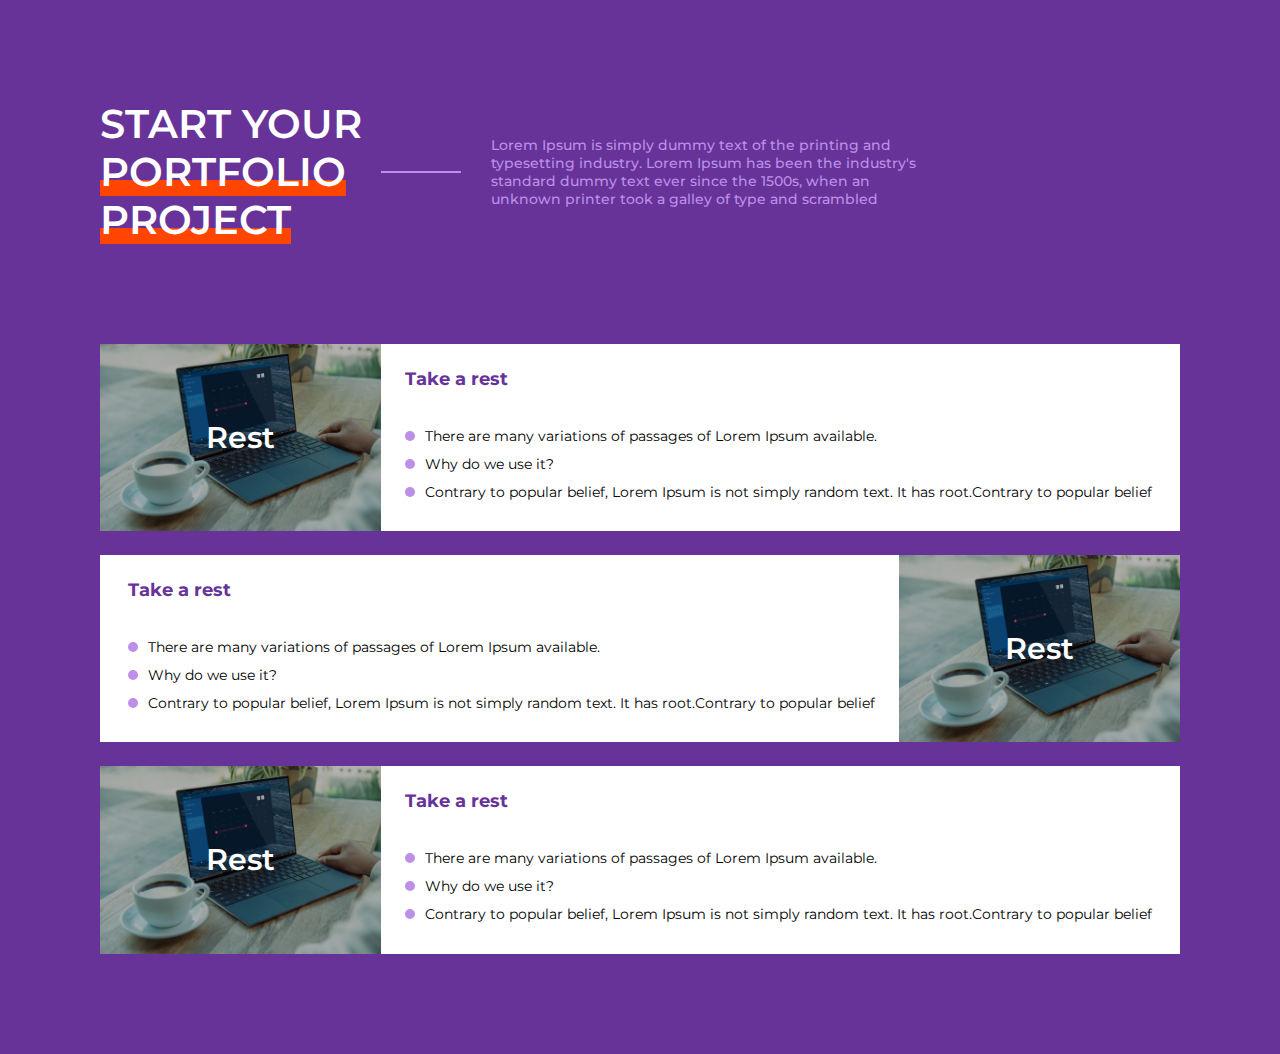
<file: 0322_project_purple/index.html>
<!DOCTYPE html>
<html lang="ko-KR">

<head>
  <meta charset="UTF-8" />
  <meta http-equiv="X-UA-Compatible" content="IE=edge" />
  <meta name="viewport" content="width=device-width, initial-scale=1.0" />
  <link rel="preconnect" href="https://fonts.googleapis.com" />
  <link rel="preconnect" href="https://fonts.gstatic.com" crossorigin />
  <link href="https://fonts.googleapis.com/css2?family=Montserrat:wght@400;500;600;700&display=swap" rel="stylesheet" />
  <link rel="stylesheet" href="style.css" />
  <title>zigzag</title>
</head>

<body>
  <section class="section-events">
    <div class="wrapper">
    </div>
  </section>

  <section class="section-project">
    <div class="wrapper">
      <header class="container-header">
        <h1 class="header-title">
          START YOUR
          <span class="underline">PORTFOLIO PROJECT</span>
        </h1>
        <p class="header-dsc">
          Lorem Ipsum is simply dummy text of the printing and typesetting
          industry. Lorem Ipsum has been the industry's standard dummy text
          ever since the 1500s, when an unknown printer took a galley of type
          and scrambled
        </p>
      </header>

      <div class="bottom-wrapper">

        <div class="container-card">
          <div class="card-thumbnail">
            <img src="images/photo01.png" alt="">
            <h2>Rest</h2>
          </div>
          <div class="card-contents">
            <h3>Take a rest</h3>
            <ul class="contents-lists">
              <li>There are many variations of passages of Lorem Ipsum available.</li>
              <li>Why do we use it?</li>
              <li>
                Contrary to popular belief, Lorem Ipsum is not simply random
                text. It has root.Contrary to popular belief
              </li>
            </ul>
          </div>
        </div>

        <div class="container-card">
          <div class="card-thumbnail">
            <img src="images/photo01.png" alt="">
            <h2>Rest</h2>
          </div>
          <div class="card-contents">
            <h3>Take a rest</h3>
            <ul class="contents-lists">
              <li>There are many variations of passages of Lorem Ipsum available.</li>
              <li>Why do we use it?</li>
              <li>
                Contrary to popular belief, Lorem Ipsum is not simply random
                text. It has root.Contrary to popular belief
              </li>
            </ul>
          </div>
        </div>

        <div class="container-card">
          <div class="card-thumbnail">
            <img src="images/photo01.png" alt="">
            <h2>Rest</h2>
          </div>
          <div class="card-contents">
            <h3>Take a rest</h3>
            <ul class="contents-lists">
              <li>There are many variations of passages of Lorem Ipsum available.</li>
              <li>Why do we use it?</li>
              <li>
                Contrary to popular belief, Lorem Ipsum is not simply random
                text. It has root.Contrary to popular belief
              </li>
            </ul>
          </div>
        </div>
      </div>
    </div>
    </div>
  </section>
</body>

</html>
</file>
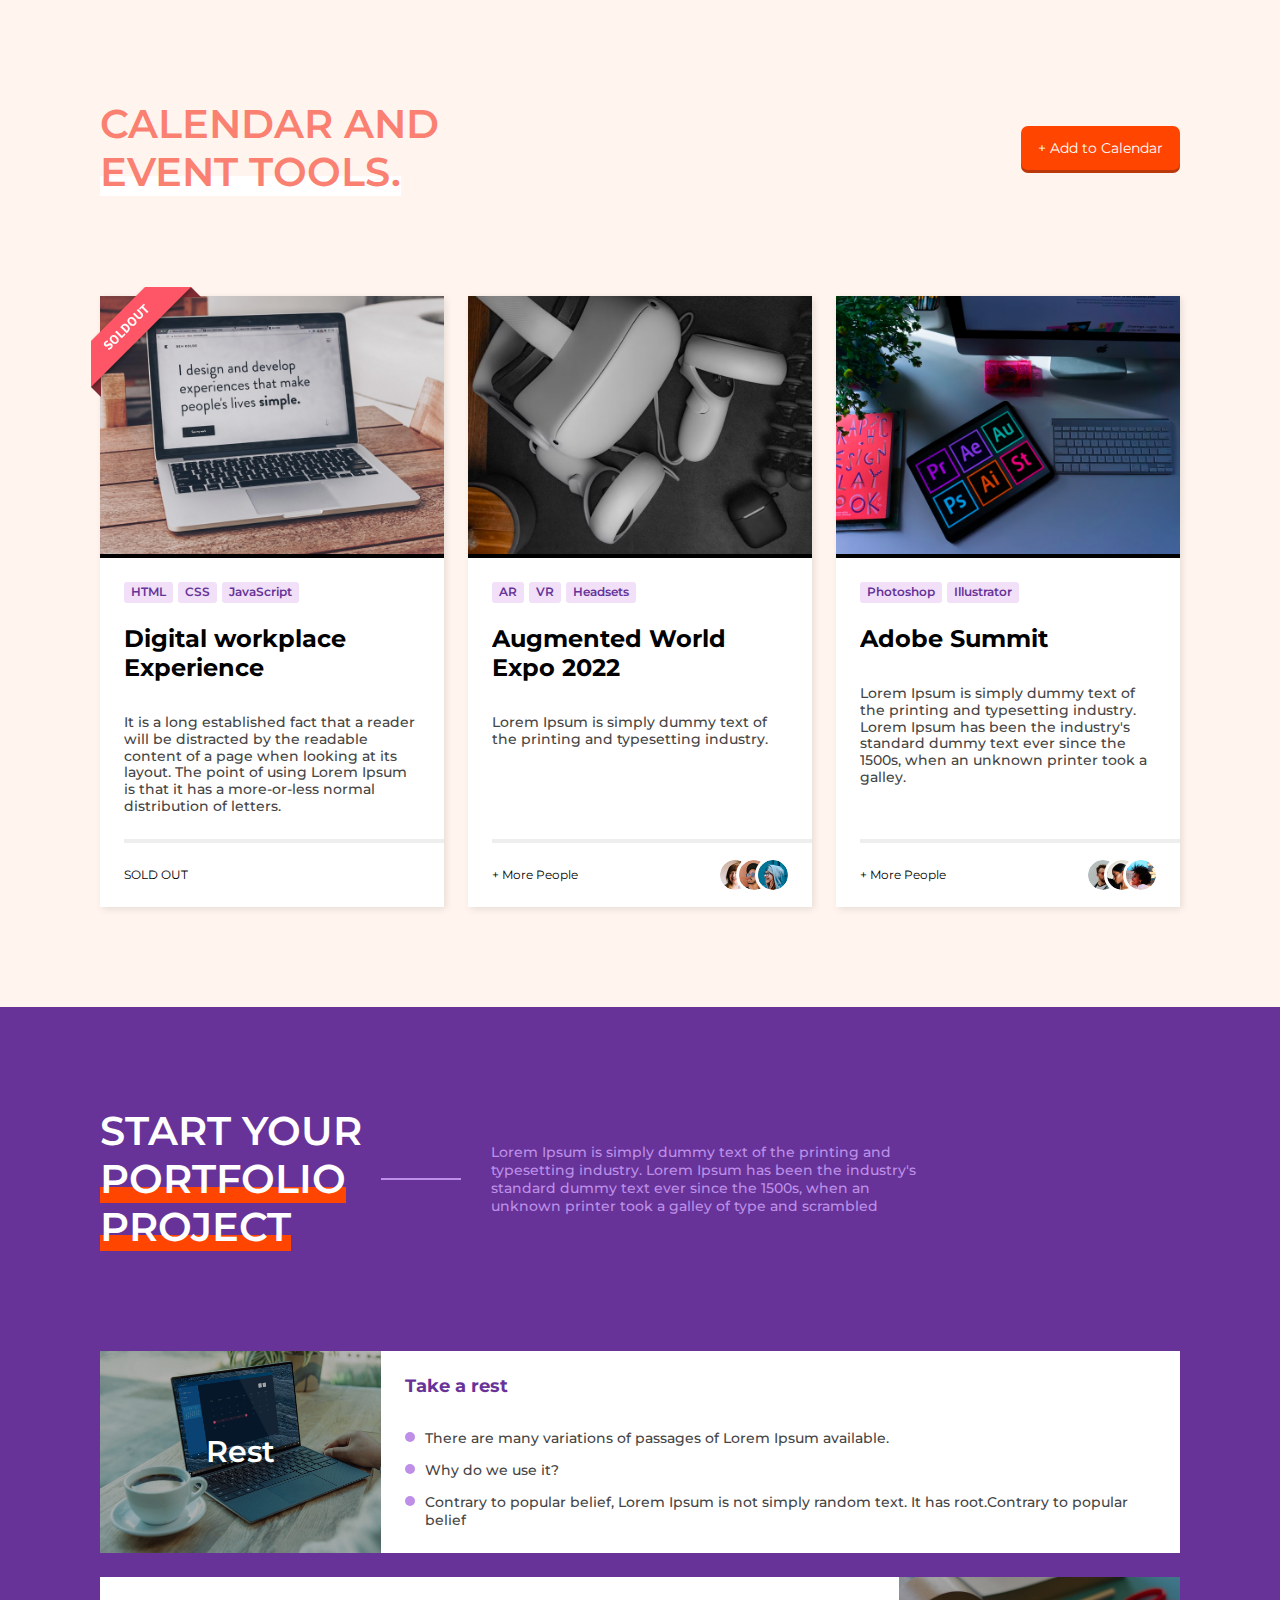
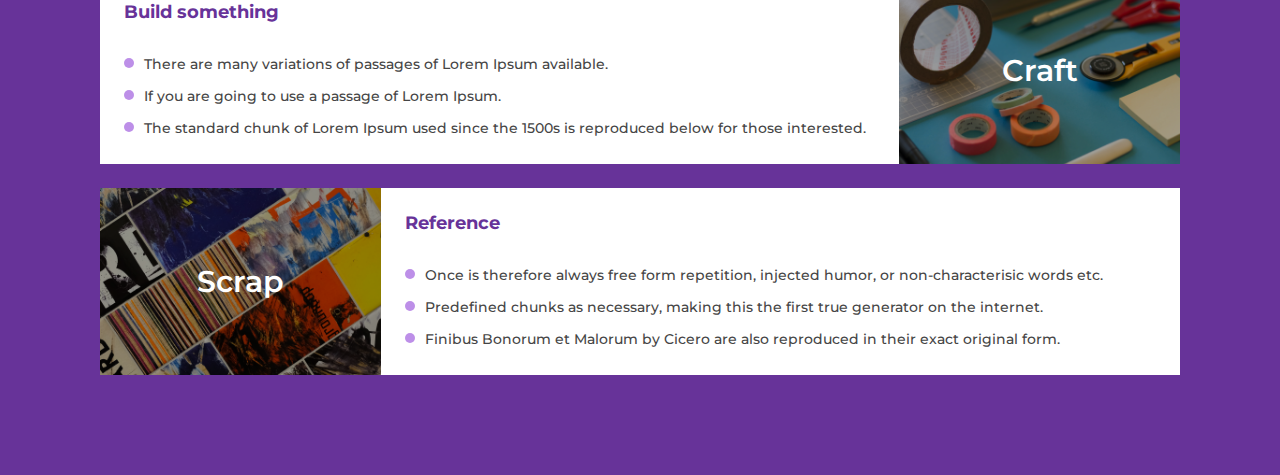
<file: 0324_events_seashell/index.html>
<!DOCTYPE html>
<html lang="ko-KR">

<head>
  <meta charset="UTF-8" />
  <meta http-equiv="X-UA-Compatible" content="IE=edge" />
  <meta name="viewport" content="width=device-width, initial-scale=1.0" />
  <link rel="preconnect" href="https://fonts.googleapis.com" />
  <link rel="preconnect" href="https://fonts.gstatic.com" crossorigin />
  <link href="https://fonts.googleapis.com/css2?family=Montserrat:wght@400;500;600;700&display=swap" rel="stylesheet" />
  <link rel="stylesheet" href="style.css" />
  <title>zigzag</title>
</head>

<body>
  <h1 class="a11y-hidden">Company-Introduction</h1>
  <section class="section-events">
    <div class="wrapper">

      <header class="container-header">
        <h2 class="header-title">CALENDAR AND
          <strong>EVENT TOOLS.</strong>
        </h2>
        <button class="header-btn" type="button">+ Add to Calendar</button>
      </header>

      <div class="bottom-wrapper">
        <div class="evt-container-card">

          <img class="thumbnail-img" src="images/cover01.png" alt="Digital workplace Experience">
          <img class="thumbnail-badge" src="images/badge.png" alt="Soldout">
          <h3 class="a11y-hidden">품절</h3>


          <div class="card-contents">
            <div class="card-tag">
              <span>HTML</span><span>CSS</span><span>JavaScript</span>
            </div>
            <h3 class="card-title">Digital workplace Experience</h3>
            <p class="card-dsc">It is a long established fact that a reader will be distracted by the readable content
              of
              a page when
              looking at its layout. The point of using Lorem Ipsum is that it has a more-or-less normal distribution of
              letters.</p>


          </div>
          <div class="card-detail">
            <p class="detail-text">SOLD OUT</p>
          </div>
        </div>
        <div class="evt-container-card">

          <img class="thumbnail-img" src="images/cover02.png" alt="Augmented World Expo 2022">


          <div class="card-contents">
            <div class="card-tag">
              <span>AR</span><span>VR</span><span>Headsets</span>
            </div>
            <h3 class="card-title">Augmented World Expo 2022</h3>
            <p class="card-dsc">Lorem Ipsum is simply dummy text of the printing and typesetting industry.</p>
          </div>

          <div class="card-detail">
            <p class="detail-text">+ More People</p>
            <div class="detail-people">
              <img class="detail-img a" src="images/people01.png" alt="people-image1">
              <img class="detail-img b" src="images/people02.png" alt="people-image2">
              <img class="detail-img c" src="images/people03.png" alt="people-image3">
            </div>
          </div>

        </div>
        <div class="evt-container-card">

          <img class="thumbnail-img" src="images/cover03.png" alt="Digital workplace Experience">

          <div class="card-contents">
            <div class="card-tag">
              <span>Photoshop</span><span>Illustrator</span>
            </div>
            <h3 class="card-title">Adobe Summit </h3>
            <p class="card-dsc">Lorem Ipsum is simply dummy text of the printing and typesetting industry. Lorem Ipsum
              has been the industry's standard dummy text ever since the 1500s, when an unknown printer took a galley.
            </p>

          </div>
          <div class="card-detail">
            <p class="detail-text">+ More People</p>
            <div class="detail-people">
              <img class="detail-img a" src="images/people04.png" alt="people-image4">
              <img class="detail-img b" src="images/people05.png" alt="people-image5">
              <img class="detail-img c" src="images/people06.png" alt="people-image6">
            </div>
          </div>
        </div>

      </div>

    </div>
  </section>

  <section class="section-project">
    <div class="wrapper">

      <header class="container-header">
        <h2 class="header-title">
          START YOUR
          <span class="underline">PORTFOLIO PROJECT</span>
        </h2>
        <p class="header-dsc">
          Lorem Ipsum is simply dummy text of the printing and typesetting
          industry. Lorem Ipsum has been the industry's standard dummy text
          ever since the 1500s, when an unknown printer took a galley of type
          and scrambled
        </p>
      </header>

      <div class="bottom-wrapper">

        <div class="container-card">
          <div class="card-thumbnail">
            <img src="images/photo01.png" alt="">
            <h3>Rest</h3>
          </div>
          <div class="card-contents">
            <h4>Take a rest</h4>
            <ul class="contents-lists">
              <li>There are many variations of passages of Lorem Ipsum available.</li>
              <li>Why do we use it?</li>
              <li>
                Contrary to popular belief, Lorem Ipsum is not simply random
                text. It has root.Contrary to popular belief
              </li>
            </ul>
          </div>
        </div>

        <div class="container-card">
          <div class="card-thumbnail">
            <img src="images/photo02.png" alt="">
            <h3>Craft</h3>
          </div>
          <div class="card-contents">
            <h4>Build something</h4>
            <ul class="contents-lists">
              <li>There are many variations of passages of Lorem Ipsum available.</li>
              <li>
                If you are going to use a passage of Lorem Ipsum.</li>
              <li>
                The standard chunk of Lorem Ipsum used since the 1500s is reproduced below for those interested.
              </li>
            </ul>
          </div>
        </div>

        <div class="container-card">
          <div class="card-thumbnail">
            <img src="images/photo03.png" alt="">
            <h3>Scrap</h3>
          </div>
          <div class="card-contents">
            <h4>Reference</h4>
            <ul class="contents-lists">
              <li>Once is therefore always free form repetition, injected humor, or non-characterisic words etc.</li>
              <li>Predefined chunks as necessary, making this the first true generator on the internet.</li>
              <li>
                Finibus Bonorum et Malorum by Cicero are also reproduced in their exact original form.
              </li>
            </ul>
          </div>
        </div>

      </div>
    </div>

  </section>
</body>

</html>
</file>
<file: 0322_project_purple/style.css>
/* ---------- reset ---------- */

* {
  margin: 0;
  padding: 0;
  box-sizing: border-box;
}

h1,
h2,
h3,
h4,
li,
p {
  font-family: "Montserrat", sans-serif;
}

ul,
li {
  list-style: none;
}

img {
  vertical-align: top;
}

/* ---------- layout(events) ---------- */

/* ---------- layout(project) ---------- */

.section-project {
  padding: 100px 24px;
  background-color: #673399;
}

.section-project header {
  margin-bottom: 100px;
}

.section-project .wrapper {
  max-width: 1080px;
  margin: 0 auto;
}

.container-header {
  display: flex;
  align-items: center;
}

.header-title {
  color: white;
  font-size: 40px;
  font-weight: 600;
  line-height: 120%;
  flex-basis: 26%;
  flex-shrink: 0;
}

.header-title .underline {
  box-shadow: inset 0 -0.4em orangered;
}

.header-dsc {
  color: #bd8fe8;
  font-size: 14px;
  max-width: 550px;
  font-weight: 500;
  display: flex;
  align-items: center;
}

.header-dsc::before {
  content: " ";
  width: 80px;
  height: 2px;
  flex-shrink: 0;
  margin-right: 30px;
  background-color: #bd8fe8;
}

.container-card {
  display: flex;
  background-color: white;
}
.bottom-wrapper {
}

/* 2번째 녀석 이후로 탑에 마진 주는 */
.container-card + .container-card {
  margin-top: 24px;
}

.container-card:nth-child(even) {
  flex-direction: row-reverse;
}

.card-thumbnail {
  position: relative;
  flex-basis: 26%;
  flex-shrink: 0;
}

.card-thumbnail img {
  width: 100%;
  height: 100%;
  object-fit: cover;
}

.card-thumbnail > h2 {
  background-color: rgba(0, 0, 0, 0.3);
  position: absolute;
  /* top:0, right:0, bottom:0, left:0 = inset:0 */
  inset: 0;
  display: flex;
  justify-content: center;
  align-items: center;
  color: white;
  font-weight: 600;
  font-size: 30px;
}

.card-contents {
  padding: 24px;
}

.card-contents h3 {
  font-size: 18px;
  margin-bottom: 32px;
  color: #673399;
}

.contents-lists {
  font-size: 14px;
}

/* 또 다른 방법.contents-lists li + li {margin-top: 6px;} */
.contents-lists li {
  line-height: 200%;
  position: relative;
  padding-left: 20px;
}

.contents-lists li::before {
  content: "";
  position: absolute;
  width: 10px;
  height: 10px;
  border-radius: 20px;
  background-color: #bd8fe8;
  top: 9px;
  left: 0px;
}

@media (max-width: 768px) {
  .section-project header {
    margin-bottom: 70px;
  }

  .container-header {
    flex-direction: column;
    align-items: flex-start;
    gap: 15px;
  }

  .header-title {
    width: 300px;
  }

  .header-dsc::before {
    display: none;
  }

  .container-card,
  .container-card:nth-child(even) {
    flex-direction: column;
  }
}
</file>
<file: 0324_events_seashell/style.css>
/* ---------- reset ---------- */
* {
  margin: 0;
  padding: 0;
  box-sizing: border-box;
}

.a11y-hidden {
  clip: rect(1px, 1px, 1px, 1px);
  clip-path: inset(50%);
  width: 1px;
  height: 1px;
  margin: -1px;
  overflow: hidden;
  padding: 0;
  position: absolute;
}

h1,
h2,
h3,
h4,
li,
p,
span,
button {
  font-family: "Montserrat", sans-serif;
}

ul,
li {
  list-style: none;
}

img {
  vertical-align: top;
}
button {
  background: none;
  border: none;
}

/* ---------- layout(events) ---------- */
.section-events header {
  display: flex;
  justify-content: space-between;
  align-items: center;
  margin-bottom: 100px;
}
.section-events .wrapper {
}
.section-events .bottom-wrapper {
  display: flex;
  gap: 24px;
}

.card-detail {
  display: flex;
  justify-content: space-between;
  align-items: center;
}

/* ---------- Style(events) ---------- */
.section-events {
  padding: 100px 24px;
  background-color: seashell;
}

.section-events .wrapper {
  max-width: 1080px;
  margin: 0 auto;
}

.section-events .header-title {
  flex-basis: calc((100% - 48px) / 3);
  color: salmon;
}

.section-events .header-title strong {
  font-weight: inherit;
  box-shadow: inset 0 -20px white;
}

.header-btn {
  font-size: 14px;
  color: white;
  background-color: orangered;
  padding: 13px 17px;
  border-radius: 7px;
  box-shadow: 0 3px 0 0 rgba(186, 56, 9, 1);
  cursor: pointer;
  transition: 0.3s ease;
}

.header-btn:hover {
  filter: brightness(80%);
}

.evt-container-card {
  background-color: white;
  display: flex;
  flex-direction: column;
  flex-basis: 344px;
  box-shadow: 2px 2px 7px 0 rgba(0, 0, 0, 0.1);
  transition: 0.3s ease;
}

.evt-container-card:hover {
  filter: brightness(80%);
  box-shadow: 6px 6px 6px 0 rgba(0, 0, 0, 0.2);
  cursor: pointer;
}

.evt-container-card .thumbnail-img {
  width: 100%;
  object-fit: cover;
  border-bottom: 4px solid black;
  position: relative;
}

.evt-container-card .thumbnail-badge {
  position: absolute;
  margin-top: -9px;
  margin-left: -9px;
  /* transform: translate(-9px, -9px); */
}

.evt-container-card .card-contents {
  padding: 24px 24px;
  display: flex;
  flex-direction: column;
  flex-grow: 1;
}

.card-tag span {
  color: #673399;
  background-color: #f1e0f8;
  font-size: 12px;
  font-weight: 600;
  border-radius: 3px;
  padding: 2px 7px 4px;
}

.card-tag span + span {
  margin-left: 5px;
}

.card-contents .card-title {
  font-size: 24px;
  margin: 24px 0 32px;
  display: -webkit-box;
  -webkit-line-clamp: 2;
  -webkit-box-orient: vertical;
  overflow: hidden;
}
.card-contents .card-dsc {
  font-size: 14px;
  font-weight: 500;
  line-height: 120%;
  color: rgb(69, 69, 69);
  flex-grow: 1;
  flex-shrink: 0;
  display: -webkit-box;
  -webkit-line-clamp: 6;
  -webkit-box-orient: vertical;
  overflow: hidden;
}

.card-detail {
  border-top: 4px solid #eeeeee;
  margin-left: 24px;
  height: 68px;
  position: relative;
}

.card-detail .detail-text {
  font-size: 12px;
}

.card-detail .detail-people {
  position: absolute;
  top: 50%;
  right: 24px;
  transform: translate(0, -50%);
}

.detail-people .detail-img {
  width: 30px;
  border-radius: 20px;
  margin-left: -15px;
  outline: 3px solid white;
}

/* ---------- layout(project) ---------- */
.section-project {
  padding: 100px 24px;
  background-color: #673399;
}

.section-project header {
  margin-bottom: 100px;
}

.section-project .wrapper {
  max-width: 1080px;
  margin: 0 auto;
}

.container-header {
  display: flex;
  align-items: center;
}

/* ---------- Style(project) ---------- */
.header-title {
  color: white;
  font-size: 40px;
  font-weight: 600;
  line-height: 120%;
  flex-basis: 26%;
  flex-shrink: 0;
}

.header-title .underline {
  box-shadow: inset 0 -0.4em orangered;
}

.header-dsc {
  color: #bd8fe8;
  font-size: 14px;
  max-width: 550px;
  font-weight: 500;
  display: flex;
  align-items: center;
}

.header-dsc::before {
  content: " ";
  width: 80px;
  height: 2px;
  flex-shrink: 0;
  margin-right: 30px;
  background-color: #bd8fe8;
}

.container-card {
  display: flex;
  gap: 0;
  background-color: white;
  transition: 0.3s ease;
}

/* .container-card:hover {
  filter: brightness(80%);
  box-shadow: 6px 6px 6px #673399;
} */

/* 2번째 녀석 이후로 탑에 마진 주는 */
.container-card + .container-card {
  margin-top: 24px;
}

.container-card:nth-child(even) {
  flex-direction: row-reverse;
  justify-content: space-between;
}

.card-thumbnail {
  position: relative;
  flex-basis: 26%;
  flex-shrink: 0;
}

.card-thumbnail img {
  width: 100%;
  height: 100%;
  object-fit: cover;
}

.card-thumbnail > h3 {
  background-color: rgba(0, 0, 0, 0.3);
  position: absolute;
  /* top:0, right:0, bottom:0, left:0 = inset:0 */
  inset: 0;
  display: flex;
  justify-content: center;
  align-items: center;
  color: white;
  font-weight: 600;
  font-size: 30px;
}

.card-contents {
  padding: 24px;
}

.card-contents h4 {
  font-size: 18px;
  margin-bottom: 32px;
  color: #673399;
}

.contents-lists {
  font-size: 14px;
}

/* 또 다른 방법.contents-lists li + li {margin-top: 6px;} */
.contents-lists li {
  font-weight: 500;
  color: rgb(69, 69, 69);
  position: relative;
  padding-left: 20px;
}
.contents-lists li + li {
  margin-top: 1em;
}

.contents-lists li::before {
  content: "";
  position: absolute;
  width: 10px;
  height: 10px;
  border-radius: 20px;
  background-color: #bd8fe8;
  top: 0.25em;
  /* li패딩 20px 준것의 왼쪽에 딱붙게, left값이 있어야함, 없으면 absolute상태에서 left위치 지정이 안된걸로 처리됨*/
  left: 0;
}

@media (min-width: 822px) and (max-width: 1145px) {
  .evt-container-card:nth-child(3) .card-title {
    margin-bottom: 60.95px;
  }
}

@media (max-width: 780px) {
  /* ---------- Common ---------- */

  .section-events,
  .section-project {
    padding: 80px 24px 100px;
  }

  .section-project header,
  .section-events header {
    margin-bottom: 80px;
  }

  .container-header,
  .section-events .container-header {
    flex-direction: column;
    align-items: flex-start;
    gap: 24px;
  }

  .header-title {
    max-width: 350px;
  }

  /* ---------- events ---------- */
  .section-events .bottom-wrapper {
    flex-direction: column;
  }

  .evt-container-card .card-dsc {
    display: -webkit-box;
    -webkit-line-clamp: 2;
    -webkit-box-orient: vertical;
    overflow: hidden;
  }

  /* ---------- project ---------- */
  .section-project .header-dsc::before {
    display: none;
  }

  .container-card,
  .container-card:nth-child(even) {
    flex-direction: column;
  }

  .contents-lists li {
    display: -webkit-box;
    -webkit-line-clamp: 2;
    -webkit-box-orient: vertical;
    overflow: hidden;
  }
}
</file>
